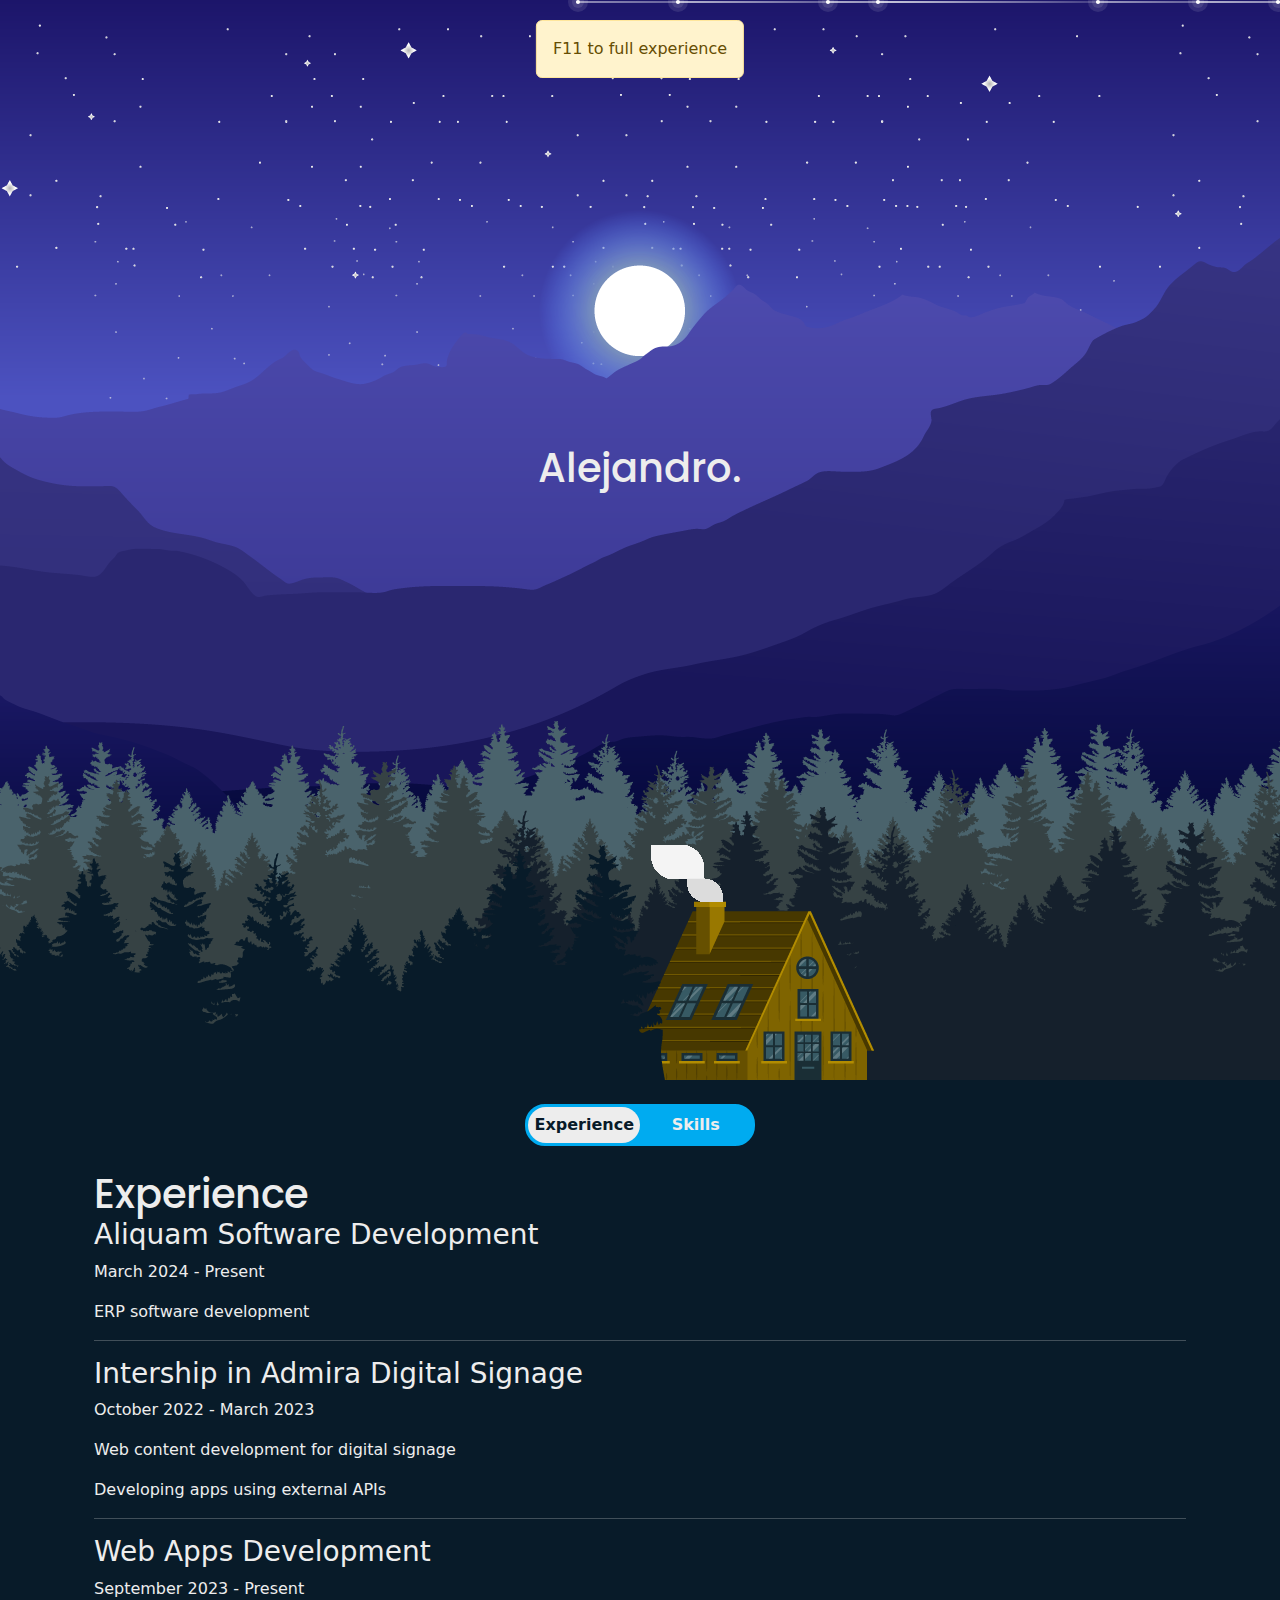
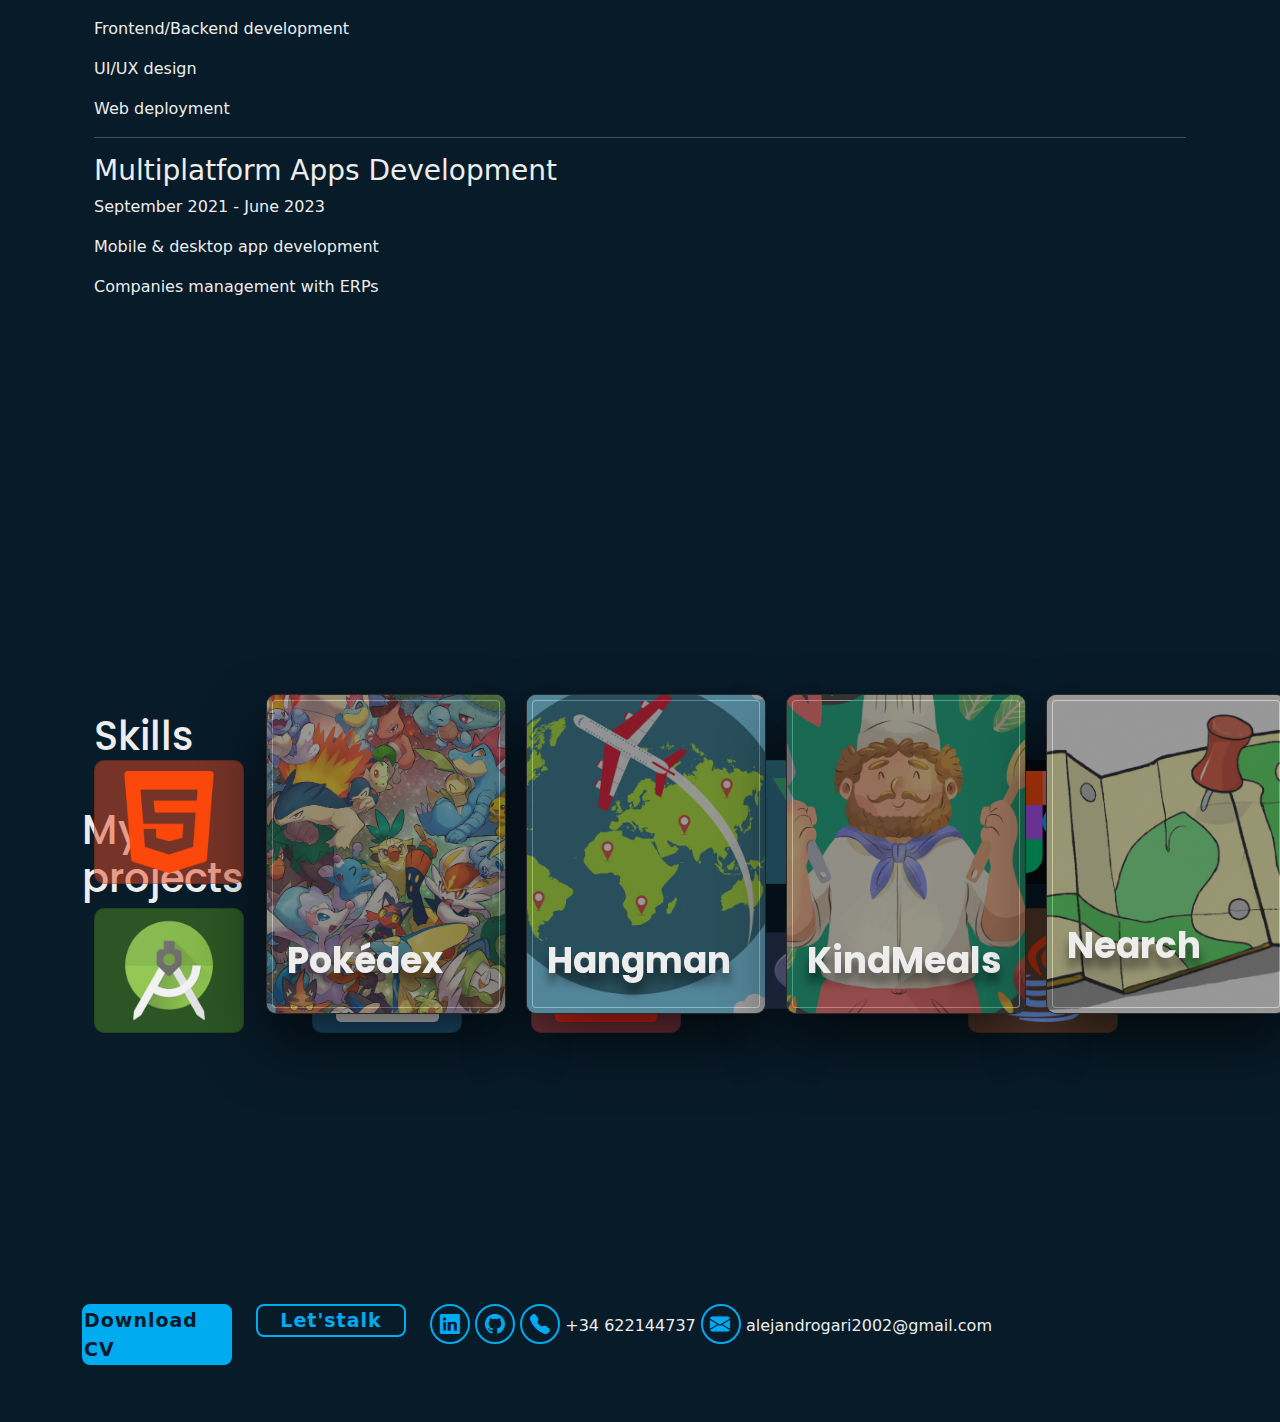
<file: index.html>
<!DOCTYPE html>
<html lang="en">

<head>
  <meta charset="UTF-8" />
  <meta name="viewport" content="width=device-width, initial-scale=1.0" />
  <link rel="preconnect" href="https://fonts.googleapis.com" />
  <link rel="preconnect" href="https://fonts.gstatic.com" crossorigin />
  <link
    href="https://fonts.googleapis.com/css2?family=Poppins:ital,wght@0,100;0,200;0,300;0,400;0,500;0,600;0,700;0,800;0,900;1,100;1,200;1,300;1,400;1,500;1,600;1,700;1,800;1,900&display=swap"
    rel="stylesheet" />
  <link href="https://cdn.jsdelivr.net/npm/bootstrap@5.3.3/dist/css/bootstrap.min.css" rel="stylesheet"
    integrity="sha384-QWTKZyjpPEjISv5WaRU9OFeRpok6YctnYmDr5pNlyT2bRjXh0JMhjY6hW+ALEwIH" crossorigin="anonymous" />
  <script src="https://cdn.jsdelivr.net/npm/bootstrap@5.3.3/dist/js/bootstrap.bundle.min.js"
    integrity="sha384-YvpcrYf0tY3lHB60NNkmXc5s9fDVZLESaAA55NDzOxhy9GkcIdslK1eN7N6jIeHz"
    crossorigin="anonymous"></script>
  <link rel="stylesheet" href="https://cdn.jsdelivr.net/npm/bootstrap-icons@1.11.3/font/bootstrap-icons.min.css">
  <link rel="stylesheet" href="./styles/parallax.css" />
  <link rel="stylesheet" href="./styles/scrollbar.css" />
  <link rel="stylesheet" href="./styles/stars.css" />
  <link rel="stylesheet" href="./styles/projects-cards.css" />
  <link rel="stylesheet" href="./styles/styles.css" />
  <title>Alejandro García</title>
</head>

<body>
  <div class="parallax">
    <div id="alert-container"></div>
    <div class="name">
      <h1>Alejandro.</h1>
    </div>
    <div class="work">
      <h1>Web & App Developer</h1>
    </div>
    <div class="sky">
      <section>
        <span></span>
        <span></span>
        <span></span>
        <span></span>
        <span></span>
        <span></span>
        <span></span>
        <span></span>
        <span></span>
        <span></span>
      </section>
    </div>
    <div class="mountain-back"></div>
    <div class="mountain"></div>
    <div class="arbol-b"></div>
    <div class="arbol-m"></div>
    <div class="arbol-f"></div>
    <div class="casa"></div>
    <div class="smoke"></div>
    <div class="casa-light"></div>
    <div class="arbol-ff"></div>
  </div>
  <div class="container vh-100 experience-skills mt-4">
    <div>
      <input type="checkbox" id="toggle" class="toggleCheckbox" />
      <label for="toggle" class="toggleContainer">
        <div>Experience</div>
        <div>Skills</div>
      </label>
    </div>
    <div>
      <div class="container experience mt-4">
        <h1>Experience</h1>
        <div>
          <div>
            <h3>Aliquam Software Development</h3>
            <p>March 2024 - Present</p>
            <p>ERP software development</p>
          </div>
          <hr />
          <div>
            <h3>Intership in Admira Digital Signage</h3>
            <p>October 2022 - March 2023</p>
            <p>Web content development for digital signage</p>
            <p>Developing apps using external APIs</p>
          </div>
          <hr />
          <div>
            <h3>Web Apps Development</h3>
            <p>September 2023 - Present</p>
            <p>Frontend/Backend development</p>
            <p>UI/UX design</p>
            <p>Web deployment</p>
          </div>
          <hr />
          <div>
            <h3>Multiplatform Apps Development</h3>
            <p>September 2021 - June 2023</p>
            <p>Mobile & desktop app development</p>
            <p>Companies management with ERPs</p>
          </div>
        </div>
      </div>
      <div class="container skills mt-4 d-flex justify-content-center align-items-center">
        <div>
          <h1>Skills</h1>
          <div class="row row-cols-2 row-cols-md-5 g-4 d-flex justify-content-center align-items-center">
            <div class="col">
              <div class="card h-100" style="--bgcolor: rgba(227, 76, 38, 0.5);">
                <img src="./assets/html.png" class="card-img" alt="HTML">
              </div>
            </div>
            <div class="col">
              <div class="card h-100" style="--bgcolor: rgba(38, 77, 228, 0.5);">
                <img src="./assets/css.png" class="card-img" alt="CSS">
              </div>
            </div>
            <div class="col">
              <div class="card h-100" style="--bgcolor: rgba(247, 223, 30, 0.5);">
                <img src="./assets/js.png" class="card-img" alt="JavaScript">
              </div>
            </div>
            <div class="col">
              <div class="card h-100" style="--bgcolor: rgba(97, 218, 251, 0.5);">
                <img src="./assets/vue.png" class="card-img" alt="Vue.js">
              </div>
            </div>
            <div class="col">
              <div class="card h-100" style="--bgcolor: rgba(0, 0, 0, 0.5);">
                <img src="./assets/figma.png" class="card-img" alt="Figma">
              </div>
            </div>
            <div class="col">
              <div class="card h-100" style="--bgcolor: rgba(77, 144, 31, 0.5);">
                <img src="./assets/android.png" class="card-img" alt="Android">
              </div>
            </div>
            <div class="col">
              <div class="card h-100" style="--bgcolor: rgba(60, 155, 226, 0.5);">
                <img src="./assets/flutter.png" class="card-img" alt="Flutter">
              </div>
            </div>
            <div class="col">
              <div class="card h-100" style="--bgcolor: rgba(248, 88, 92, 0.5);">
                <img src="./assets/laravel.png" class="card-img" alt="Laravel">
              </div>
            </div>
            <div class="col">
              <div class="card h-100" style="--bgcolor: rgba(79, 93, 149, 0.5);">
                <img src="./assets/php.png" class="card-img" alt="PHP">
              </div>
            </div>
            <div class="col">
              <div class="card h-100" style="--bgcolor: rgba(176, 98, 52, 0.5);">
                <img src="./assets/java.png" class="card-img" alt="Java">
              </div>
            </div>
          </div>
        </div>
      </div>
    </div>
  </div>
  

  <div class="container vh-100 projects" style="display: flex;">
    <div>
      <h1>My projects</h1>
    </div>
    <div class="container" style="display: flex; justify-content: center; align-items: center;">
      <div class="card-wrap" data-image="./assets/pokemon.jpg">
        <a href="./projects/Pokedex-Buena">
          <div class="card">
            <div class="card-bg"></div>
            <div class="card-info">
              <h1>Pokédex</h1>
              <p>Pokémon pokédex made with Vue</p>
            </div>
          </div>
        </a>
      </div>
      <div class="card-wrap" data-image="./assets/aroundtheworld.png">
        <a href="./projects/penjat">
          <div class="card">
            <div class="card-bg"></div>
            <div class="card-info">
              <h1>Hangman</h1>
              <p>Around the world hangman</p>
            </div>
          </div>
        </a>
      </div>
      <div class="card-wrap" data-image="./assets/provider.png">
        <a href="./projects/kindmeals">
          <div class="card">
            <div class="card-bg"></div>
            <div class="card-info">
              <h1>KindMeals</h1>
              <p>Solidary food delivery web app</p>
            </div>
          </div>
        </a>
      </div>
      <div class="card-wrap" data-image="./assets/nearch.png">
        <a href="./projects/nearch">
          <div class="card">
            <div class="card-bg"></div>
            <div class="card-info">
              <h1>Nearch</h1>
              <p>Find your nearest supermarket and create reminders</p>
            </div>
          </div>
        </a>
      </div>
    </div>
  </div>

  <div class="btn-box container mb-4" style="display: flex;">
    <a class="me-4" href="CV Alejandro Garcia Rigall.pdf" download="CV Alejandro Garcia Rigall.pdf">Download CV</a>
    <a href="contact.html">Let'stalk</a>
    <div class="ms-4 home-sci">
      <a href="https://www.linkedin.com/in/alejandro-garcía-rigall-374564239/" target="_blank"><i
          class="bi bi-linkedin"></i></a>
      <a href="https://github.com/terStegen14" target="_blank"><i class="bi bi-github"></i></a>
      <a href="#"><i class="bi bi-telephone-fill"></i></a> +34 622144737
      <a href="https://mail.google.com/mail/u/0/?tab=rm&ogbl#inbox?compose=CllgCJTHWNhwLTxqQNHGmTwjklvNQxFFxTtnSdQcxVWpDthkqnXJzbXDsjhVTntnxTbfrNDgrqq"
        target="_blank"><i class="bi bi-envelope-fill"></i></i></a> alejandrogari2002@gmail.com

    </div>

  </div>

  <div class="modal" id="myModal">
    <div class="modal-dialog">
      <div class="modal-content">
        <!-- Modal Header -->
        <div class="modal-header">
          <h4 class="modal-title">Modal Heading</h4>
          <button type="button" class="close" data-dismiss="modal">&times;</button>
        </div>
        <!-- Modal body -->
        <div class="modal-body">
          Modal body..
        </div>
        <!-- Modal footer -->
        <div class="modal-footer">
          <button type="button" class="btn btn-danger" data-dismiss="modal">Close</button>
        </div>
      </div>
    </div>
  </div>


  <script src="https://code.jquery.com/jquery-3.7.1.min.js"
    integrity="sha256-/JqT3SQfawRcv/BIHPThkBvs0OEvtFFmqPF/lYI/Cxo=" crossorigin="anonymous"></script>
  <script src="https://cdn.jsdelivr.net/npm/@popperjs/core@2.9.3/dist/umd/popper.min.js"></script>
  <script src="./js/main.js"></script>
  <script src="./js/cards.js"></script>
  <script>


  </script>
</body>

</html>

<!-- <div class="btn-box">
                    <a href="CV Alejandro Garcia Rigall.pdf" download="CV Alejandro Garcia Rigall.pdf">Download CV</a>
                    <a href="contact.html">Let'stalk</a>
                    <a href="contact.html">Let'stalk</a>
                </div> -->
</file>
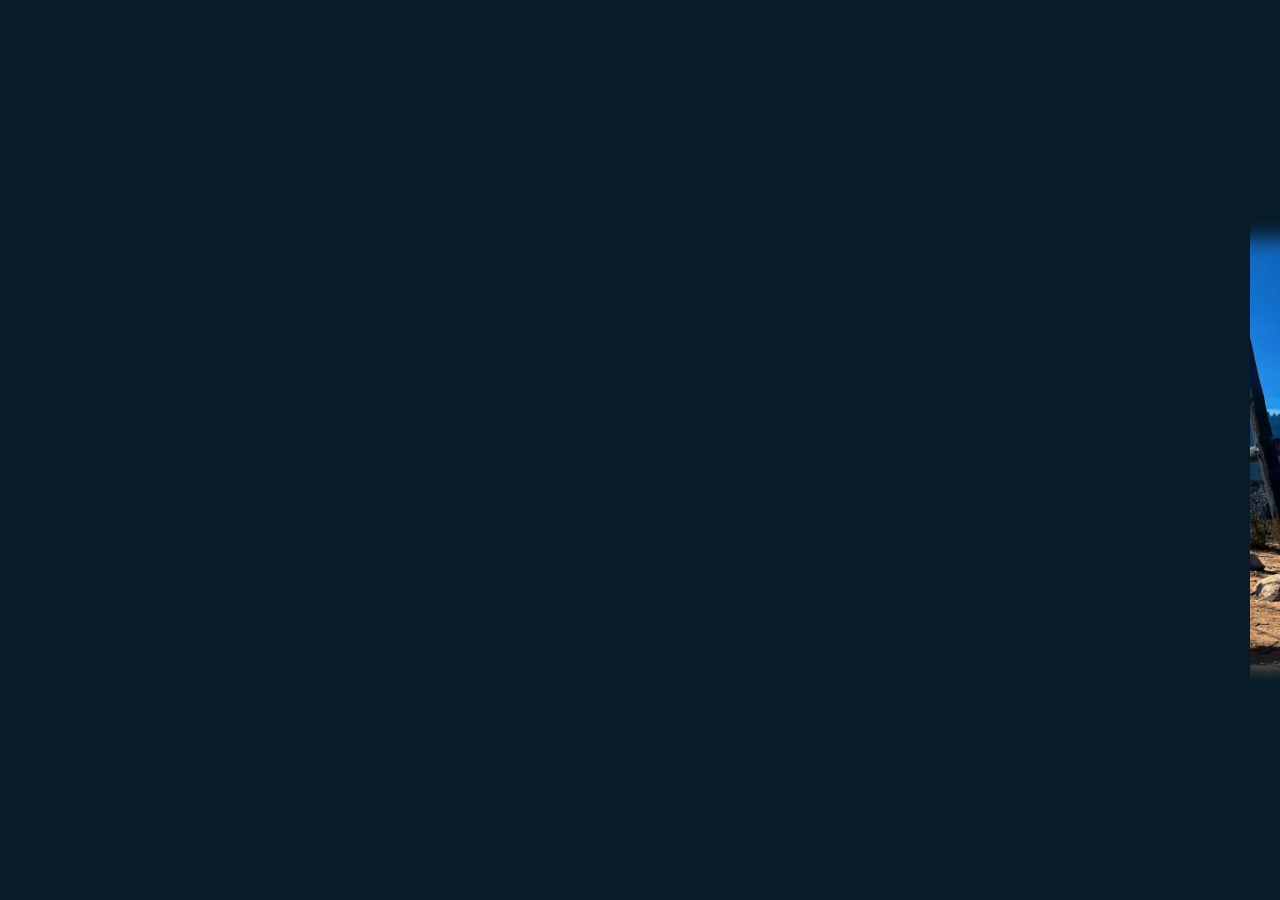
<file: pages/index.html>
<!DOCTYPE html>
<html lang="en">
<head>
    <meta charset="UTF-8">
    <meta http-equiv="X-UA-Compatible" content="IE=edge">
    <meta name="viewport" content="width=device-width, initial-scale=1.0">
    <title>Alejandro García Portfolio</title>
    <link rel="stylesheet" href="../styles/style.css">
    <link href='https://unpkg.com/boxicons@2.1.4/css/boxicons.min.css' rel='stylesheet'>
</head>
<body>    
    <header class="header">
        <a href="#" class="logo">Alejandro.</a>

        <nav class="navbar">
            <a href="#" class="active">Home</a>
            <a href="#">About</a>
            <a href="#">Portfolio</a>
            <a href="contact.html">Contact</a>
        </nav>
    </header>
    <section class="home">
        <div class="home-content">
            <h1>Hi, I'm Alejandro Garcia</h1>
            <h3>Software Developer</h3>
            <p>With a desire to work in the technological sector. I consider myself a person with dedication, I like working as a team and with organization when working, I am very proactive and I generate a very good work environment.</p>
            <div class="btn-box">
                <a href="CV Alejandro Garcia Rigall.pdf" download="CV Alejandro Garcia Rigall.pdf">Download CV</a>
                <a href="contact.html">Let'stalk</a>
            </div>
        </div>
        <div class="home-sci">
            <a href="https://www.linkedin.com/in/alejandro-garcía-rigall-374564239/" target="_blank"><i class='bx bxl-linkedin'></i></a>
            <!-- <a href="#"><i class='bx bxs-phone' ></i></a> +34 622144737
            <a href="https://mail.google.com/mail/u/0/?tab=rm&ogbl#inbox?compose=CllgCJTHWNhwLTxqQNHGmTwjklvNQxFFxTtnSdQcxVWpDthkqnXJzbXDsjhVTntnxTbfrNDgrqq" target="_blank"><i class='bx bxl-gmail'></i></a> alejandrogari2002@gmail.com
             -->
        </div>
<div></div>
        <span class="home-imgHover"></span>
    </section>
</body>
</html>
</file>
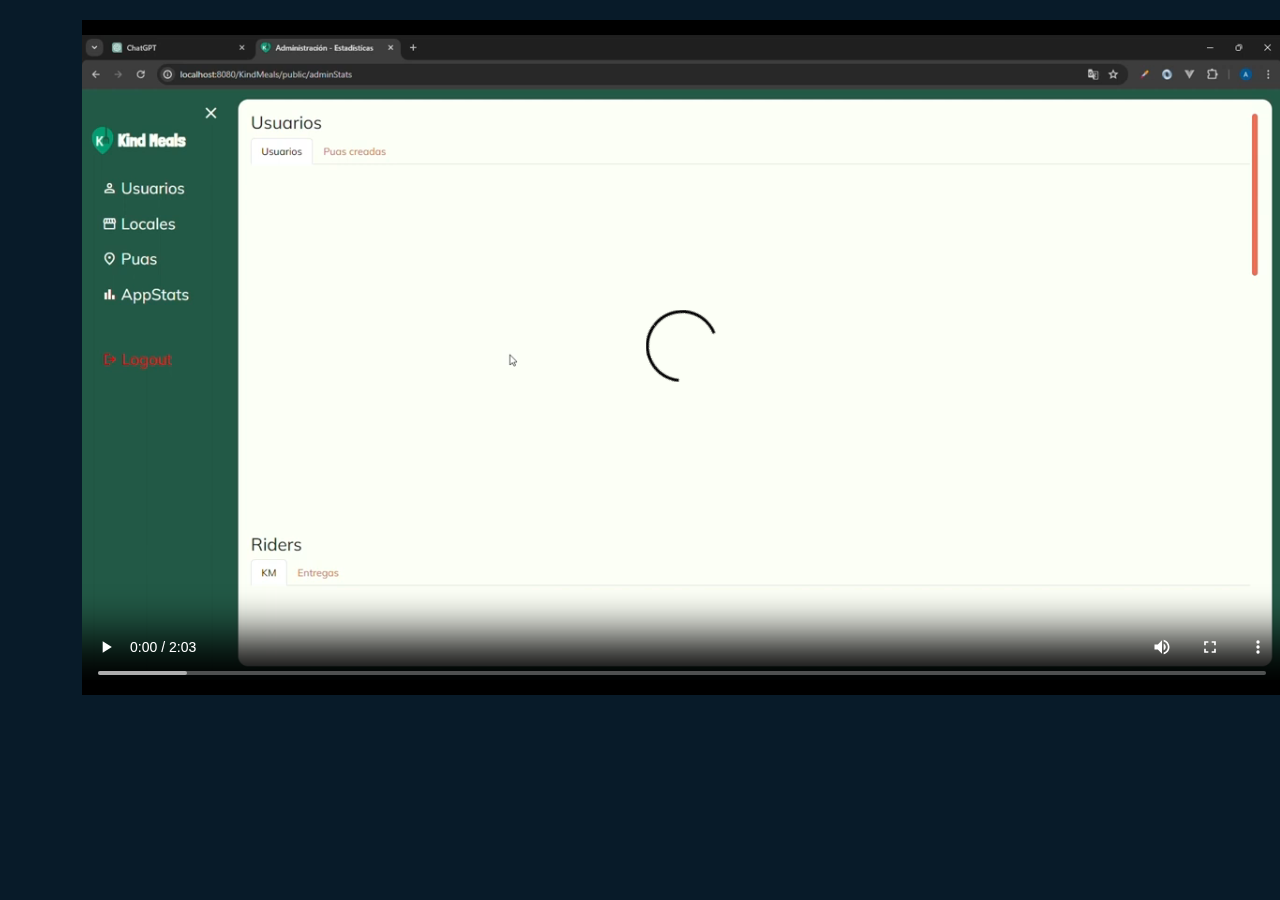
<file: projects/kindmeals/index.html>
<!DOCTYPE html>
<html lang="en">
<head>
    <meta charset="UTF-8">
    <meta name="viewport" content="width=device-width, initial-scale=1.0">
    <link href="https://cdn.jsdelivr.net/npm/bootstrap@5.3.3/dist/css/bootstrap.min.css" rel="stylesheet" integrity="sha384-QWTKZyjpPEjISv5WaRU9OFeRpok6YctnYmDr5pNlyT2bRjXh0JMhjY6hW+ALEwIH" crossorigin="anonymous">
    <link rel="stylesheet" href="../../styles/styles.css">
    <title>KindMeals</title>
    <style>
        #video-container {
            display: flex;
            align-items: center;
            margin-top: 20px;
        }
        video {
            margin-right: 20px;
        }
        .button-container {
            display: flex;
            flex-direction: column;
        }
        .button-container button {
            position: relative;
            display: inline-flex;
            justify-content: center;
            align-items: center;
            width: 150px;
            height: 40px;
            background: #00abf0;
            border: 2px solid #00abf0;
            border-radius: 8px;
            font-size: 16px;
            color: #081b29;
            text-decoration: none;
            font-weight: 600;
            letter-spacing: 1px;
            z-index: 1;
            overflow: hidden;
            transition: .5s;
            margin: 5px 0;
        }
        .button-container button:hover {
            color: #00abf0;
        }
        .button-container button.inverse {
            background: transparent;
            color: #00abf0;
        }
        .button-container button.inverse:hover {
            color: #081b29;
        }
        .button-container button::before {
            content: '';
            position: absolute;
            top: 0;
            left: 0;
            width: 0;
            height: 100%;
            background: #081b29;
            z-index: -1;
            transition: .5s;
        }
        .button-container button:hover::before {
            width: 100%;
        }
        .button-container button.inverse::before {
            background: #00abf0;
        }
    </style>
</head>
<body>
    <div class="container" id="video-container">
        <video id="kindmealvideo" width="1200" controls>
            <source src="../../assets/Estadísticas KindMeals.mp4" type="video/mp4">
            Tu navegador no soporta la etiqueta de video.
        </video>
        <div class="button-container">
            <button onclick="saltarA(0)" class="normal">Admin Stats</button>
            <button onclick="saltarA(84)" class="inverse">Provider Stats</button>
            <button onclick="saltarA(119)" class="inverse">Rider Stats</button>
        </div>
    </div>
    
    <script>
        function saltarA(segundos) {
            var video = document.getElementById('kindmealvideo');
            video.currentTime = segundos;
            video.play();
            actualizarBotones(segundos);
        }

        function actualizarBotones(segundos) {
            var botones = document.querySelectorAll('.button-container button');
            botones.forEach((boton, index) => {
                if ((segundos >= 0 && segundos < 84 && index === 0) ||
                    (segundos >= 84 && segundos < 119 && index === 1) ||
                    (segundos >= 119 && index === 2)) {
                    boton.classList.add('normal');
                    boton.classList.remove('inverse');
                } else {
                    boton.classList.add('inverse');
                    boton.classList.remove('normal');
                }
            });
        }

        document.getElementById('kindmealvideo').addEventListener('timeupdate', function() {
            actualizarBotones(this.currentTime);
        });
    </script>
</body>
</html>
</file>
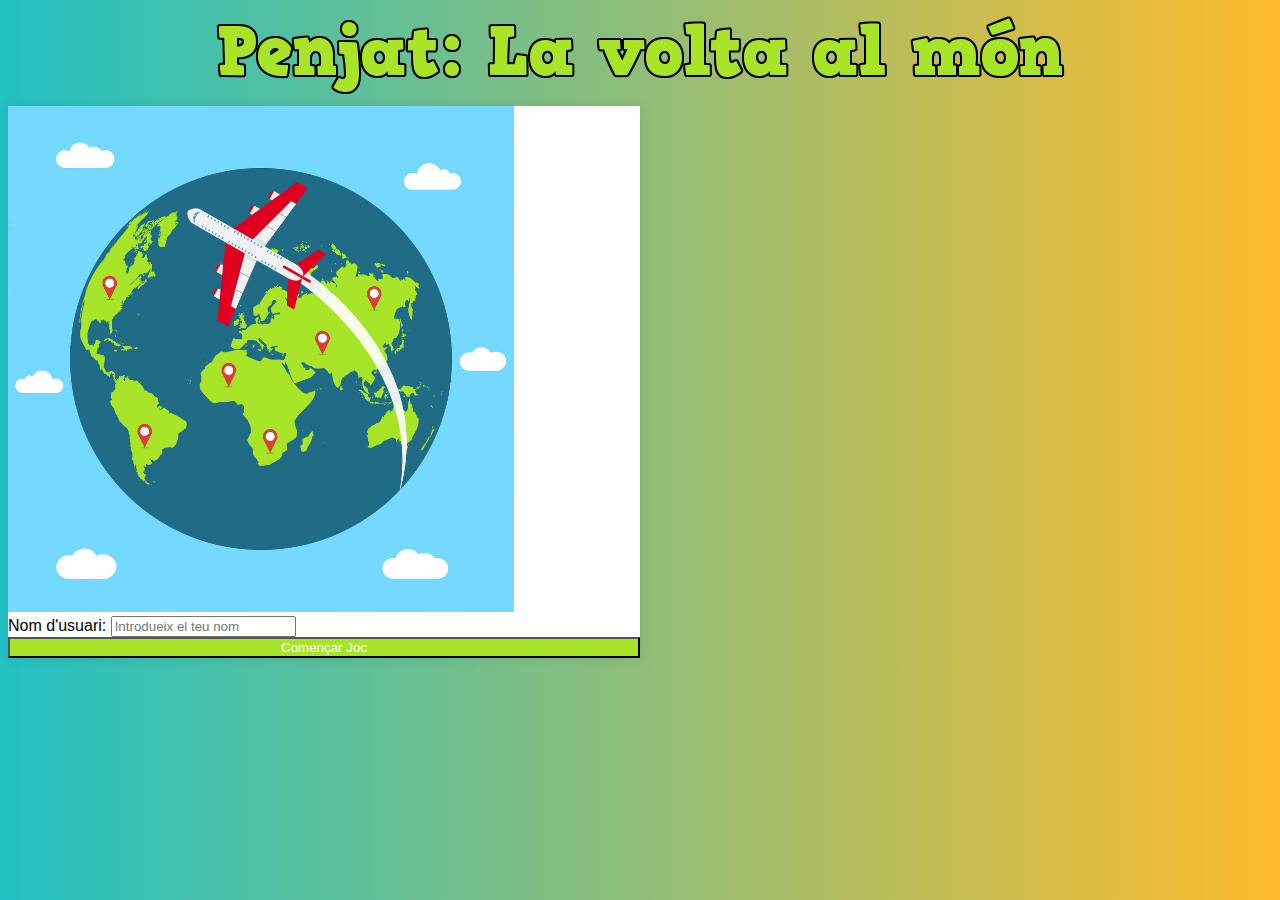
<file: projects/penjat/index.html>
<!DOCTYPE html>
<html lang="en">
<head>
    <meta charset="UTF-8">
    <meta name="viewport" content="width=device-width, initial-scale=1.0">
    <link href="https://cdn.jsdelivr.net/npm/bootstrap@5.3.2/dist/css/bootstrap.min.css" rel="stylesheet" integrity="sha384-T3c6CoIi6uLrA9TneNEoa7RxnatzjcDSCmG1MXxSR1GAsXEV/Dwwykc2MPK8M2HN" crossorigin="anonymous">
    <script src="https://cdn.jsdelivr.net/npm/bootstrap@5.3.2/dist/js/bootstrap.bundle.min.js" integrity="sha384-C6RzsynM9kWDrMNeT87bh95OGNyZPhcTNXj1NW7RuBCsyN/o0jlpcV8Qyq46cDfL" crossorigin="anonymous"></script>
    <link rel="stylesheet" href="style.css">
    <link rel="icon" type="image/x-icon" href="/img/aroundtheworld.png">
    <title>Penjat</title>
</head>
<body class="d-flex align-items-center vh-100">
    <div class="container position-relative">
        <img src="img/cooltext450613353831116.png" class="img-fluid">
        <div class="container rounded d-flex justify-content-center p-2" id="game-container">
            <div id="user-input">
                <div class="container text-center mt-4 mb-4">            
                    <img src="img/aroundtheworld.png" alt="aroundtheworld" style="width: 80%;" class="rounded-4">
                </div>
                <label class="form-label ms-1 fw-bold" for="username">Nom d'usuari:</label>
                <input class="form-control mt-1" type="text" id="username" placeholder="Introdueix el teu nom" required>
                <button class="btn mt-4 custom-btn" onclick="startGame()">Començar Joc</button>
            </div>
            <div id="game-content" style="display: none;">
                <div id="category-info"></div>
                <div id="word-mask"></div>
                <div id="hangman-info mb-4">
                    <div id="hangman-image" style="height: 300px;"></div>
                    <p style="color: red;">Respostes incorrectes: <span id="incorrect-guesses" style="color: black;"></span></p>
                </div>
                <div class="mt-4" id="letter-buttons"></div>
            </div>
            <div id="game-result">
                <div class="fw-bold" id="win-lose"></div>
                <div class="mb-4" id="word-image"></div>
                <div id="word-about"></div>
                <button class="btn custom-btn mt-4" onclick="startGame()">Jugar de nou</button>
            </div>
        </div>
    </div>
    <script src="script.js"></script>
</body>
</html>
</file>
<file: styles/parallax.css>
.parallax{
    position: relative;
    width: 100%;
    height: 1080px;
    overflow: hidden;
   
}

.parallax .sky{
    height: 100%;
    width: 100%;
    left: 0;
    top: 0;
    background: url(../media/parallax/Sky.png);
    background-size: cover;
    background-position: center;
    z-index: 0;
}
.parallax .work{
    position: absolute;
    text-align: center;
    font-size: 4rem;
    color: #081b29;
    top: 50%;
    left: 50%;
    transform: translateX(-50%) translateY(10%);
    z-index: 1;
}
.parallax .mountain-back{
    height: 100%;
    width: 100%;
    position: absolute;
    left: 0;
    top: 0;
    background: url(../media/parallax/Mountain-back.png);
    background-position: center;
    background-size: cover;
    z-index: 2;
}
.parallax .name{
    position: absolute;
    font-size: 4rem;
    color: #ededed;
    top: 50%;
    left: 50%;
    transform: translateX(-50%) translateY(-200%);
    z-index: 3;
}
.parallax .mountain{
    height: 100%;
    width: 100%;
    position: absolute;
    left: 0;
    top: 0;
    background: url(../media/parallax/Mountain.png);
    background-position: center;
    background-size: cover;
    z-index: 4;
}
.parallax .arbol-b{
    height: 100%;
    width: 100%;
    position: absolute;
    left: 0;
    top: 0;
    background: url(../media/parallax/Arbol-back.png);
    background-position: center;
    background-size: cover;
    z-index: 5;
}
.parallax .arbol-m{
    height: 100%;
    width: 100%;
    position: absolute;
    left: 0;
    top: 0;
    background: url(../media/parallax/Arbol-mid.png);
    background-position: center;
    background-size: cover;
    z-index: 6;
}
.parallax .arbol-f{
    height: 100%;
    width: 100%;
    position: absolute;
    left: 0;
    top: 0;
    background: url(../media/parallax/Arbol-front.png);
    background-position: center;
    background-size: cover;
    z-index: 7;
}
.parallax .casa{
    height: 100%;
    width: 100%;
    position: absolute;
    left: 0;
    top: 0;
    background: url(../media/parallax/casa-nosmoke.png);
    background-position: center;
    background-size: cover;
    z-index: 8;
}
.parallax .smoke{
    height: 100%;
    width: 100%;
    position: absolute;
    left: 0;
    top: 0;
    background: url(../media/parallax/chimney.gif);
    background-position: center;
    background-size: cover;
    z-index: 8;
}
.parallax .casa-light{
    height: 100%;
    width: 100%;
    position: absolute;
    left: 0;
    top: 0;
    background: url(../media/parallax/casa-light.png);
    background-position: center;
    background-size: cover;
    z-index: 8;
    opacity: 0;
    transition: opacity 0.75s ease; 
}
.parallax .arbol-ff{
    height: 100%;
    width: 100%;
    position: absolute;
    left: 0;
    top: 0;
    background: url(../media/parallax/Arbol-front-front.png);
    background-position: center;
    background-size: cover;
    z-index: 9;
}
</file>
<file: styles/scrollbar.css>
body::-webkit-scrollbar-track {
    -webkit-box-shadow: none; 
    border-radius: 0; 
    background-color: transparent; 
}

body::-webkit-scrollbar {
    width: 9px; 
    background-color: transparent; 
}

body::-webkit-scrollbar-thumb {
    border-radius: 8px; 
    background-color: #00ABF0;
}
</file>
<file: styles/projects-cards.css>
.projects p {
  line-height: 1.5em;
}

.projects h1+p, p+p {
  margin-top: 10px;
}


.projects .card-wrap {
  margin: 10px;
  transform: perspective(800px);
  transform-style: preserve-3d;
  cursor: pointer;
}

.projects .card-wrap:hover .card-info {
  transform: translateY(0);
}

.projects .card-wrap:hover .card-info p {
  opacity: 1;
}

.projects .card-wrap:hover .card-info,
.projects .card-wrap:hover .card-info p {
  transition: 0.6s cubic-bezier(0.23, 1, 0.32, 1);
}

.projects .card-wrap:hover .card-info:after {
  transition: 5s cubic-bezier(0.23, 1, 0.32, 1);
  opacity: 1;
  transform: translateY(0);
}

.projects .card-wrap:hover .card-bg {
  transition: 
    0.6s cubic-bezier(0.23, 1, 0.32, 1),
    opacity 5s cubic-bezier(0.23, 1, 0.32, 1);
  opacity: 0.8;
}

.projects .card-wrap:hover .card {
  transition:
    0.6s cubic-bezier(0.23, 1, 0.32, 1),
    box-shadow 2s cubic-bezier(0.23, 1, 0.32, 1);
  box-shadow:
    rgba(255, 255, 255, 0.2) 0 0 40px 5px,
    rgba(255, 255, 255, 1) 0 0 0 1px,
    rgba(0, 0, 0, 0.66) 0 30px 60px 0,
    inset #333 0 0 0 5px,
    inset rgba(255, 255, 255, 1) 0 0 0 6px;
}

.projects .card {
  position: relative;
  flex: 0 0 240px;
  width: 240px;
  height: 320px;
  background-color: #333;
  overflow: hidden;
  border-radius: 10px;
  box-shadow:
    rgba(0, 0, 0, 0.66) 0 30px 60px 0,
    inset #333 0 0 0 5px,
    inset rgba(255, 255, 255, 0.5) 0 0 0 6px;
  transition: 1s cubic-bezier(0.445, 0.05, 0.55, 0.95);
}

.projects .card-bg {
  opacity: 0.5;
  position: absolute;
  width: 130%;
  height: 130%;
  padding: 20px;
  top: -20%;
  left: -20%;
  background-repeat: cover;
  background-position: center;
  background-size: cover;
  transition: 1s cubic-bezier(0.445, 0.05, 0.55, 0.95), opacity 5s 1s cubic-bezier(0.445, 0.05, 0.55, 0.95);
  pointer-events: none;
}

.projects .card-info {
  padding: 20px;
  position: absolute;
  bottom: 0;
  color: #ededed;
  transform: translateY(40%);
  transition: 0.6s 1.6s cubic-bezier(0.215, 0.61, 0.355, 1);
}

.projects .card-info p {
  opacity: 0;
  text-shadow: rgba(0, 0, 0, 1) 0 2px 3px;
  transition: 0.6s 1.6s cubic-bezier(0.215, 0.61, 0.355, 1);
}

.projects .card-info * {
  position: relative;
  z-index: 1;
}

.projects .card-info:after {
  content: '';
  position: absolute;
  top: 0; left: 0;
  z-index: 0;
  width: 100%;
  height: 100%;
  background-image: linear-gradient(to bottom, transparent 0%, rgba(0, 0, 0, 0.6) 100%);
  background-blend-mode: overlay;
  opacity: 0;
  transform: translateY(100%);
  transition: 5s 1s cubic-bezier(0.445, 0.05, 0.55, 0.95);
}

.projects .card-info h1 {
  font-size: 36px;
  font-weight: 700;
  text-shadow: rgba(0, 0, 0, 0.5) 0 10px 10px;
}
</file>
<file: styles/styles.css>
body {
  margin: 0;
  padding: 0;
  background: #081b29;
  scroll-behavior: smooth;
  overflow-x: none;
  color: #ededed;
}

h1 {
  margin: 0;
  font-family: "Poppins";
}

#alert-container {
  position: fixed;
  top: 20px;
  left: 50%;
  transform: translateX(-50%);
  z-index: 1000;
}

.toggleContainer {
  position: relative;
  display: grid;
  grid-template-columns: repeat(2, 1fr);
  width: fit-content;
  border: 3px solid #00abf0;
  border-radius: 20px;
  background: #00abf0;
  font-weight: bold;
  color: #081b29;
  cursor: pointer;
  user-select: none;
}
.toggleContainer::before {
  content: "";
  position: absolute;
  width: 50%;
  height: 100%;
  left: 0%;
  border-radius: 20px;
  background: #ededed;
  transition: all 0.3s;
}
.toggleCheckbox:checked + .toggleContainer::before {
  left: 50%;
}
.toggleContainer div {
  padding: 6px;
  text-align: center;
  z-index: 1;
}
.toggleCheckbox {
  display: none;
}
.toggleCheckbox:checked + .toggleContainer div:first-child {
  color: #ededed;
  transition: color 0.3s;
}
.toggleCheckbox:checked + .toggleContainer div:last-child {
  color: #081b29;
  transition: color 0.3s;
}
.toggleCheckbox + .toggleContainer div:first-child {
  color: #081b29;
  transition: color 0.3s;
}
.toggleCheckbox + .toggleContainer div:last-child {
  color: #ededed;
  transition: color 0.3s;
}
.experience-skills {
  display: flex;
  flex-direction: column;
  align-items: center;
  justify-content: flex-start !important;
}
.skills {
  display: none;
}

.projects{
  flex-wrap: nowrap !important;
  align-items: center !important;
}

.btn-box a{
  position: relative;
  display: inline-flex;
  justify-content: center;
  align-items: center;
  width: 150px;
  height: 100%;
  background: #00abf0;
  border: 2px solid #00abf0;
  border-radius: 8px;
  font-size: 19px;
  color: #081b29;
  text-decoration: none;
  font-weight: 600;
  letter-spacing: 1px;
  z-index: 1;
  overflow: hidden;
  transition: .5s;
}

.btn-box a:hover{
  color: #00abf0;
}

.btn-box a:nth-child(2){
  background: transparent;
  color: #00abf0;
}

.btn-box a:nth-child(2):hover{
  color: #081b29;
}

.btn-box a:nth-child(2)::before{
  background: #00abf0;
}

.btn-box a::before{
  content: '';
  position: absolute;
  top: 0;
  left: 0;
  width: 0;
  height: 100%;
  background: #081b29;
  z-index: -1;
  transition: .5s;
}

.btn-box a:hover::before{
  width: 100%;
}

.home-sci a{
  position: relative;
  display: inline-flex;
  justify-content: center;
  align-items: center;
  width: 40px;
  height: 40px;
  background: transparent;
  border: 2px solid #00abf0;
  border-radius: 50%;
  font-size: 20px;
  color: #00abf0;
  text-decoration: none;
  z-index: 1;
  overflow: hidden;
  transition: .5s;
}

.home-sci a:hover{
  color: #081b29;
}

.home-sci a::before{
  content: '';
  position: absolute;
  top: 0;
  left: 0;
  width: 0;
  height: 100%;
  background: #00abf0;
  z-index: -1;
  transition: .5s;
}

.home-sci a:hover::before{
  width: 100%;
}
.container.skills {
  height: 100%;
  display: flex;
  flex-direction: column;
  justify-content: center;
  align-items: center;
}

.skills .row {
  width: 100%;
}

.skills .card {
  position: relative;
  width: 150px;
  height: 150px;
  background: var(--bgcolor);
  display: flex;
  justify-content: center;
  align-items: center;
  border-radius: 10px;
  overflow: hidden;
  padding: 10px;
}

.skills .card img {
  width: 80%;
  height: auto;
}
</file>
<file: styles/style.css>
@import url('https://fonts.googleapis.com/css2?family=Poppins:wght@300;400;500;600;700;800;900&display=swap');

*{
    margin: 0;
    padding: 0;
    box-sizing: border-box;
    font-family: 'Poppins', sans-serif;
}

body{
    background: #081b29;
    color: #ededed;
}

.header{
    position: fixed;
    top: 0;
    left: 0;
    width: 100%;
    padding: 20px;
    background: transparent;
    display: flex;
    justify-content: space-around;
    align-items: center;
    z-index: 100;
}

.logo{
    position: relative;
    font-size: 25px;
    color: #ededed;
    text-decoration: none;
    font-weight: 600;
}

.logo::before{
    content: '';
    position: absolute;
    top: 0;
    right: 0;
    width: 100%;
    height: 100%;
    background: #081b29;
    animation: showRight 1s ease forwards;
    animation-delay: .4s;
}

.navbar a{
    font-size: 18px;
    color: #ededed;
    text-decoration: none;
    font-weight: 500;
    margin-left: 35px;
    transition: .3s;   
}

.navbar a:hover,
.navbar a.active{
    color: #00abf0;    
}

.home{
    height: 100vh;
    background: url('../media/bg.jpg') no-repeat;
    background-size: cover;
    background-position: center;
    display: flex;
    align-items: center;
    padding: 0 10%;
}

.home-content{
    max-width: 600px;
}

.home-content h1{
    position: relative;
    font-size: 56px;
    font-weight: 700;
    line-height: 1.2;
}

.home-content h1::before{
    content: '';
    position: absolute;
    top: 0;
    right: 0;
    width: 100%;
    height: 100%;
    background: #081b29;
    animation: showRight 1s ease forwards;
    animation-delay: 1s;
}

.home-content h3{
    position: relative;
    font-size: 32px;
    font-weight: 700;
    color: #00abf0;
}

.home-content h3::before{
    content: '';
    position: absolute;
    top: 0;
    right: 0;
    width: 100%;
    height: 100%;
    background: #081b29;
    animation: showRight 1s ease forwards;
    animation-delay: 1.3s;
}

.home-content p{
    position: relative;
    font-size: 16px;
    margin: 20px 0 40px;
}

.home-content p::before{
    content: '';
    position: absolute;
    top: 0;
    right: 0;
    width: 100%;
    height: 100%;
    background: #081b29;
    animation: showRight 1s ease forwards;
    animation-delay: 1.6s;
}

.home-content .btn-box{
    position: relative;
    display: flex;
    justify-content: space-between;
    width: 345px;
    height: 50px;
}

.home-content .btn-box::before{
    content: '';
    position: absolute;
    top: 0;
    right: 0;
    width: 100%;
    height: 100%;
    background: #081b29;
    animation: showRight 1s ease forwards;
    animation-delay: 1.9s;
    z-index: 2;
}

.btn-box a{
    position: relative;
    display: inline-flex;
    justify-content: center;
    align-items: center;
    width: 150px;
    height: 100%;
    background: #00abf0;
    border: 2px solid #00abf0;
    border-radius: 8px;
    font-size: 19px;
    color: #081b29;
    text-decoration: none;
    font-weight: 600;
    letter-spacing: 1px;
    z-index: 1;
    overflow: hidden;
    transition: .5s;
}

.btn-box a:hover{
    color: #00abf0;
}

.btn-box a:nth-child(2){
    background: transparent;
    color: #00abf0;
}

.btn-box a:nth-child(2):hover{
    color: #081b29;
}

.btn-box a:nth-child(2)::before{
    background: #00abf0;
}

.btn-box a::before{
    content: '';
    position: absolute;
    top: 0;
    left: 0;
    width: 0;
    height: 100%;
    background: #081b29;
    z-index: -1;
    transition: .5s;
}

.btn-box a:hover::before{
    width: 100%;
}

.home-sci{
    position: absolute;
    bottom: 40px;
    width: 170px;
    display: flex;
    justify-content: space-between;
}

.home-sci::before{
    content: '';
    position: absolute;
    top: 0;
    right: 0;
    width: 100%;
    height: 100%;
    background: #081b29;
    animation: showRight 1s ease forwards;
    animation-delay: 2.5s;
    z-index: 2;
}

.home-sci a{
    position: relative;
    display: inline-flex;
    justify-content: center;
    align-items: center;
    width: 40px;
    height: 40px;
    background: transparent;
    border: 2px solid #00abf0;
    border-radius: 50%;
    font-size: 20px;
    color: #00abf0;
    text-decoration: none;
    z-index: 1;
    overflow: hidden;
    transition: .5s;
}

.home-sci a:hover{
    color: #081b29;
}

.home-sci a::before{
    content: '';
    position: absolute;
    top: 0;
    left: 0;
    width: 0;
    height: 100%;
    background: #00abf0;
    z-index: -1;
    transition: .5s;
}

.home-sci a:hover::before{
    width: 100%;
}

.home-imgHover{
    position: absolute;
    display: flex;
    justify-content: center;
    align-items: center;
    top: 0;
    right: 30px;
    width: 45%;
    height: 100%;
    background: transparent;
    transition: 3s;
    animation: manipActiveHover .1s forwards;
    animation-delay: 4s;
    pointer-events: none;
}

.home-imgHover:hover{
    background: #081b29;
    opacity: .8;
}

.home-imgHover::after{
    content: '';
    position: absolute;
    top: 0;
    right: 0;
    width: 120%;
    height: 100%;
    background: #081b29;
    animation: showRight 1s ease forwards;
    animation-delay: 3s;
    z-index: 100;
}

/* KEYFRAMES ANIMATION */
@keyframes showRight{
    100%{
        width: 0;
    }
}


@keyframes manipActiveHover{
    100%{
        pointer-events: auto;
    }
}

.home-sci{
    position: absolute;
    bottom: 40px;
    width: 170px;
    display: flex;
    justify-content: space-between;
}

.home-sci::before{
    content: '';
    position: absolute;
    top: 0;
    right: 0;
    width: 100%;
    height: 100%;
    background: #081b29;
    animation: showRight 1s ease forwards;
    animation-delay: 2.5s;
    z-index: 2;
}

.contact-info a{
    position: relative;
    display: inline-flex;
    justify-content: center;
    align-items: center;
    width: 40px;
    height: 40px;
    background: transparent;
    border: 2px solid #00abf0;
    border-radius: 50%;
    font-size: 20px;
    color: #00abf0;
    text-decoration: none;
    z-index: 1;
    overflow: hidden;
    transition: .5s;
}

.contact-info a:hover{
    color: #081b29;
}

.contact-info a::before{
    content: '';
    position: absolute;
    top: 0;
    left: 0;
    width: 0;
    height: 100%;
    background: #00abf0;
    z-index: -1;
    transition: .5s;
}

.contact-info a:hover::before{
    width: 100%;
}
</file>
<file: projects/penjat/style.css>
body {
    font-family: 'Arial', sans-serif;
    background-color: #f2f2f2;
    text-align: center;
    background: rgb(34,193,195);
    background: linear-gradient(90deg, rgba(34,193,195,1) 0%, rgba(253,187,45,1) 100%);
}

#game-container {
    max-width: 50%;
    background-color: #fff;
    box-shadow: 0 0 10px rgba(0, 0, 0, 0.1);
}

#user-input {
    text-align: left;
}

#game-header {
    margin-bottom: 20px;
}

#word-mask {
    font-size: 24px;
    margin-bottom: 20px;
}


#hangman-image img {
    max-width: 100%;
    height: auto;
}


#letter-buttons button {
    font-size: 16px;
    margin: 5px;
    padding: 8px 16px;
}

#game-result {
    margin-top: 20px;
}

.custom-btn {
    width: 100%;
    background-color: #A8E528;
    color: #fff;
}

.custom-btn:hover {
    background-color: #93C91F;
    color: white;
}

.keyboard-btn {
    width: 50px;
    background-color: #A8E528;
    color: #fff;
}

.keyboard-btn:hover {
    background-color: #93C91F;
    color: white;
}
</file>
<file: styles/stars.css>
/* estrellas fugaces */
section{
    position: absolute;
    top: 0;
    left: 0;
    width: 100%;
    height: 100vh;
    background-size: cover;
    animation: animateBg 50s linear infinite;
}

@keyframes animateBg{
    0%,100%{
        transform: scale(1);
    }
    50%{
        transform: scale(1.2);
    }
}

span{
    position: absolute;
    top:50%;
    left:50%;
    width: 4px;
    height: 4px;
    background: #fff;
    border-radius: 50%;
    box-shadow: 0 0 0 4px rgba(255,255,255,0.1),0 0 0 8px rgba(255,255,255,0.1),0 0 20px rgba(255,255,255,0.1);
    animation: animate 3s linear infinite;
}
span::before{
    content:'';
    position: absolute;
    top: 50%;
    transform: translateY(-50%);
    width: 300px;
    height: 1px;
    background: linear-gradient(90deg,#fff,transparent);
}
@keyframes animate
{
    0%
    {
        transform: rotate(315deg) translateX(0);
        opacity: 1;
    }
    70%
    {
        opacity: 1;
    }
    100%
    {
        transform: rotate(315deg) translateX(-1000px);
        opacity: 0;
    }
}
span:nth-child(1){
    top: 0;
    right: 0;
    left: initial;
    animation-delay: 0s;
    animation-duration: 1s;
}
span:nth-child(2){
    top: 0;
    right: 80px;
    left: initial;
    animation-delay: 0.2s;
    animation-duration: 3s;
}
span:nth-child(3){
    top: 80;
    right: 0px;
    left: initial;
    animation-delay: 0.4s;
    animation-duration: 2s;
}
span:nth-child(4){
    top: 0;
    right: 180px;
    left: initial;
    animation-delay: 0.6s;
    animation-duration: 1.5s;
}
span:nth-child(5){
    top: 0;
    right: 400px;
    left: initial;
    animation-delay: 0.8s;
    animation-duration: 2.5s;
}
span:nth-child(6){
    top: 0;
    right: 600px;
    left: initial;
    animation-delay: 1s;
    animation-duration: 3s;
}
span:nth-child(7){
    top: 300px;
    right: 0px;
    left: initial;
    animation-delay: 1.2s;
    animation-duration: 1.75s;
}
span:nth-child(8){
    top: 0px;
    right: 700px;
    left: initial;
    animation-delay: 1.4s;
    animation-duration: 1.25s;
}
span:nth-child(9){
    top: 0px;
    right: 1000px;
    left: initial;
    animation-delay: 0.75s;
    animation-duration: 2.25s;
}
span:nth-child(9){
    top: 0px;
    right: 450px;
    left: initial;
    animation-delay: 2.75s;
    animation-duration: 2.75s;
}
</file>
